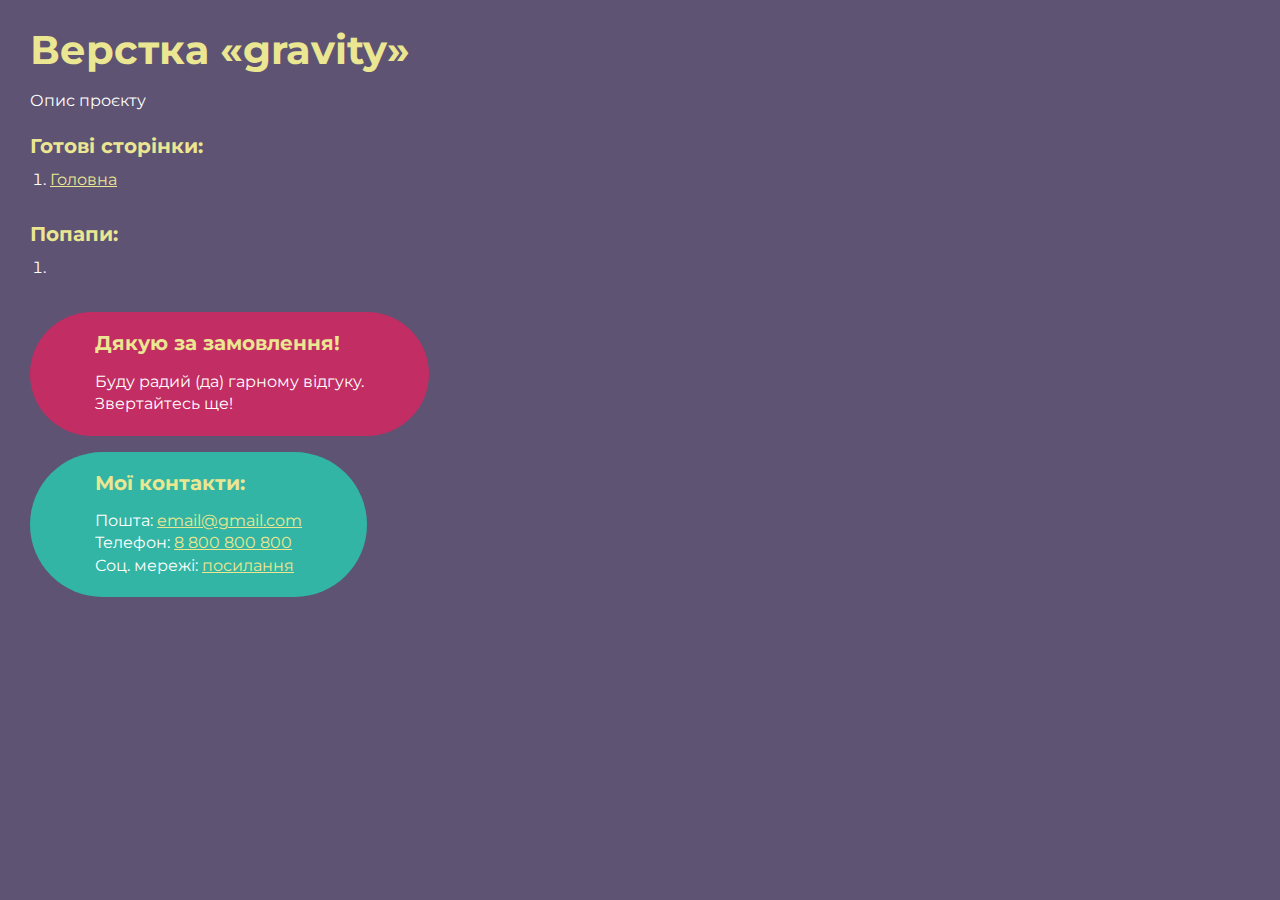
<file: index.html>
<!DOCTYPE html>
<html>

<head>
	<meta charset="UTF-8">
	<meta name="viewport" content="width=device-width, initial-scale=1.0">
	<title>Верстка «gravity»</title>
</head>

<body>
	<div class="rootpage">
		<h1>Верстка «gravity»</h1>
		<div class="rootpage__info">
			Опис проєкту
		</div>
		<h2>Готові сторінки:</h2>
		<ol class="rootpage__list">
			<li><a target="_blank" href="home.html">Головна</a></li>
		</ol>
		<h2>Попапи:</h2>
		<ol class="rootpage__list">
			<li><a target="_blank" href="home.html#"></a></li>
		</ol>
		<div class="rootpage__tnx">
			<h2>Дякую за замовлення!</h2>
			<p>Буду радий (да) гарному відгуку.</p>
			<p>Звертайтесь ще!</p>
		</div>
		<div class="rootpage__contacts">
			<h2>Мої контакти:</h2>
			<p>Пошта: <a href="mailto:email@gmail.com">email@gmail.com</a></p>
			<p>Телефон: <a href="tel:8800800800">8 800 800 800</a></p>
			<p>Соц. мережі: <a href="">посилання</a></p>
		</div>
	</div>
</body>
<style>
	@charset "UTF-8";
	@import url("https://fonts.googleapis.com/css?family=Montserrat:regular,700&display=swap");

	*,
	*::before,
	*::after {
		padding: 0px;
		margin: 0px;
		border: 0px;
		box-sizing: border-box;
	}

	html,
	body {
		height: 100%;
		margin: 0;
		padding: 0;
		min-width: 320px;
		width: 100%;
		color: #fff;
		background-color: #5e5373;
	}

	body {
		font-family: Montserrat;
		font-size: 100%;
		line-height: 1;
		font-size: 1rem;
	}

	a {
		text-decoration: underline;
		color: #ebe691
	}

	a:visited {
		text-decoration: underline;
		color: #aaa768;
	}

	a:hover {
		text-decoration: none;
	}

	ul li {
		list-style: none;
	}

	img {
		vertical-align: top;
	}

	.wrapper {
		width: 100%;
		min-height: 100%;
		overflow: hidden;
	}

	.rootpage {
		padding: 30px;
		display: flex;
		flex-direction: column;
		align-items: flex-start;
	}

	@media (max-width: 767px) {
		.rootpage {
			padding: 30px 15px;
		}
	}

	h1 {
		color: #ebe691;
		font-size: 2.5rem;
		margin: 0px 0px 1.25rem 0px;
	}

	@media (max-width: 767px) {
		h1 {
			font-size: 1.85rem;
			margin: 0px 0px 1.25rem 0px;
		}
	}

	h2 {
		color: #ebe691;
		font-size: 1.25rem;
		margin: 0px 0px 1rem 0px;
	}

	@media (max-width: 767px) {
		h2 {
			font-size: 1.125rem;
			margin: 0px 0px 1rem 0px;
		}
	}

	.rootpage__info {
		line-height: 140%;
		margin: 0px 0px 1.5rem 0px;
	}

	.rootpage__list {
		margin: 0px 0px 2.25rem 1.25rem;
	}

	.rootpage__list li:not(:last-child) {
		margin: 0px 0px 15px 0px;
	}

	.rootpage__contacts,
	.rootpage__tnx {
		border-radius: 200px;
		padding: 20px 65px;
		line-height: 140%;
	}

	@media (max-width: 767px) {

		.rootpage__contacts,
		.rootpage__tnx {
			border-radius: 40px;
			padding: 20px;
		}
	}

	.rootpage__contacts {
		background: #32b5a4;

	}

	.rootpage__contacts a {
		color: #ebe691;
	}

	.rootpage__tnx {
		background: #c22d63;
		margin: 0px 0px 1rem 0px;
	}
</style>

</html>
</file>
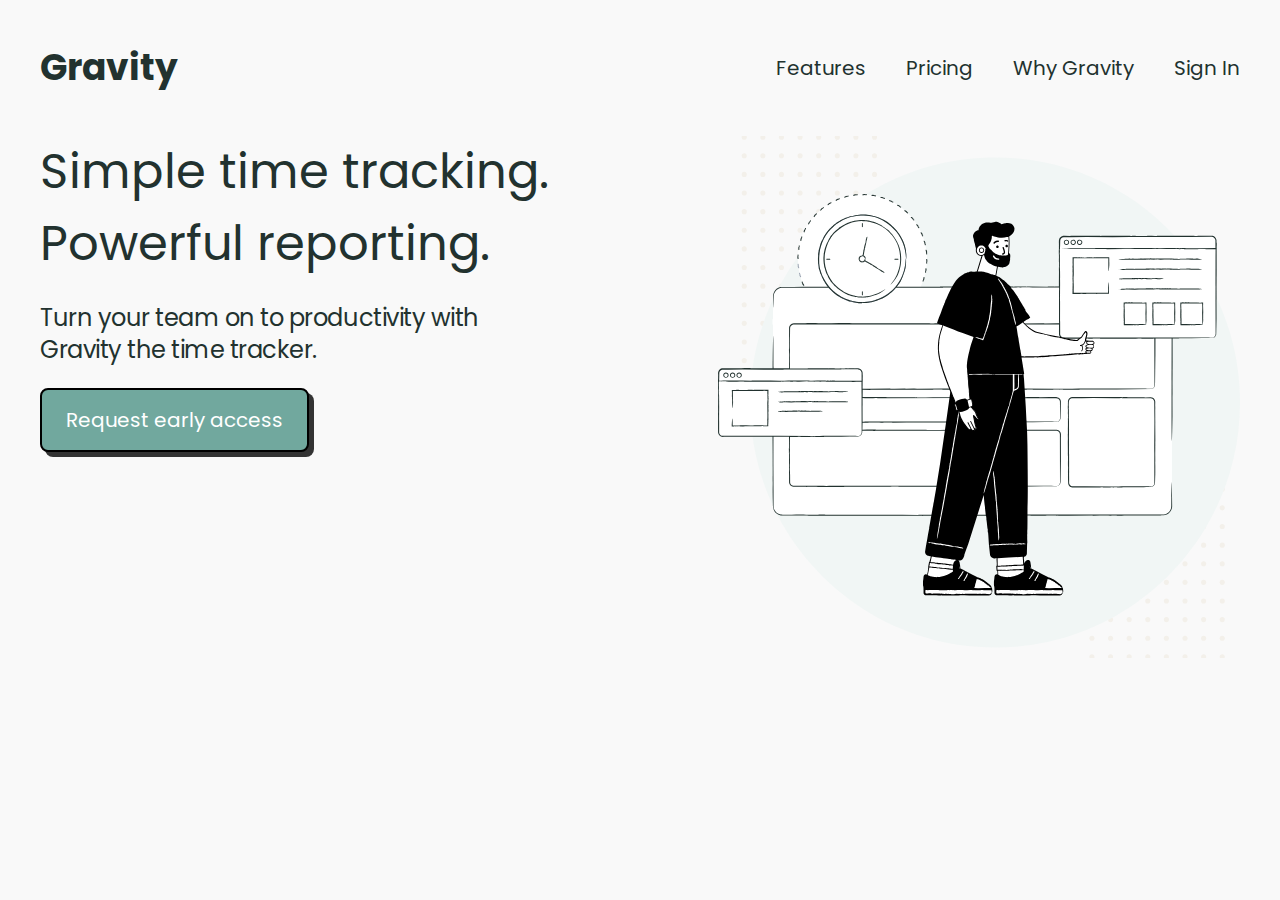
<file: home.html>
<!DOCTYPE html>
<html lang="en">

<head>
	<title>HomePage</title>
	<meta charset="UTF-8">
	<meta name="format-detection" content="telephone=no">
	<!-- <style>body{opacity: 0;}</style> -->
	<link rel="stylesheet" href="css/style.min.css?_v=20230623013101">
	<link rel="shortcut icon" href="favicon.ico">
	<!-- <meta name="robots" content="noindex, nofollow"> -->
	<meta name="viewport" content="width=device-width, initial-scale=1.0">
</head>

<body>
	<div class="wrapper">
		<header class="header">
			<div class="header__container">
				<a href="" class="header__logo">Gravity</a>
				<div class="header__menu menu">
					<nav class="menu__body">
						<ul class="menu__list">
							<li class="menu__item"><a href="" class="menu__link">Features</a></li>
							<li class="menu__item"><a href="" class="menu__link">Pricing</a></li>
							<li class="menu__item"><a href="" class="menu__link">Why Gravity</a></li>
							<li class="menu__item"><a href="" class="menu__link">Sign In</a></li>
						</ul>
					</nav>
				</div>
				<button type="button" class="menu__icon icon-menu">
					<span></span>
					<span></span>Menu</button>
			</div>
		</header>
		<main class="page">
			<section class="page__main-page main">
				<div class="main__container">
					<article class="main__content">
						<h1 class="main__title">Simple time tracking. Powerful reporting.</h1>
						<div class="main__text">
							<p>Turn your team on to productivity with Gravity the time tracker.</p>
						</div>
						<button class="main__button">Request early access</button>
					</article>
					<div class="main__image-ibg">
						<img src="img/main-image.svg" alt="">
					</div>
				</div>
			</section>
		</main>
		<footer class="footer">
			<div class="footer__container">
			</div>
		</footer>
	</div>
	<script src="js/app.min.js?_v=20230623013101"></script>
</body>

</html>
</file>
<file: css/style.min.css>
@charset "UTF-8";@import url(https://fonts.googleapis.com/css?family=Poppins:regular,500,600,700,900&display=swap);*{padding:0;margin:0;border:0}*,:after,:before{-webkit-box-sizing:border-box;box-sizing:border-box}body,html{height:100%;min-width:320px}body{color:#22322f;line-height:1;font-family:Poppins;font-size:1.25rem;-ms-text-size-adjust:100%;-moz-text-size-adjust:100%;-webkit-text-size-adjust:100%;-webkit-font-smoothing:antialiased;-moz-osx-font-smoothing:grayscale}button,input,textarea{font-family:Poppins;font-size:inherit;line-height:inherit}button{cursor:pointer;color:inherit;background-color:transparent}a{color:inherit;text-decoration:none}ul li{list-style:none}img{vertical-align:top}h1,h2,h3,h4,h5,h6{font-weight:inherit;font-size:inherit}.lock body{overflow:hidden;-ms-touch-action:none;touch-action:none;-ms-scroll-chaining:none;overscroll-behavior:none}.wrapper{min-height:100%;display:-webkit-box;display:-ms-flexbox;display:flex;-webkit-box-orient:vertical;-webkit-box-direction:normal;-ms-flex-direction:column;flex-direction:column;overflow:hidden}@supports (overflow:clip){.wrapper{overflow:clip}}.wrapper>main{-webkit-box-flex:1;-ms-flex:1 1 auto;flex:1 1 auto}.wrapper>*{min-width:0}[class*=__container]{max-width:76.875rem;margin:0 auto;padding:0 .9375rem}[class*=-ibg]{position:relative}[class*=-ibg] img{position:absolute;width:100%;height:100%;top:0;left:0;-o-object-fit:cover;object-fit:cover}[class*=-ibg_contain] img{-o-object-fit:contain;object-fit:contain}.header{position:relative;background:#f9f9f9}.header__container{display:-webkit-box;display:-ms-flexbox;display:flex;-webkit-box-pack:justify;-ms-flex-pack:justify;justify-content:space-between;-webkit-box-align:center;-ms-flex-align:center;align-items:center;-webkit-column-gap:1.875rem;-moz-column-gap:1.875rem;column-gap:1.875rem}.header__logo{font-weight:700}.menu-open .menu{right:0}.menu-open .icon-menu{background-color:#71a89e}.icon-menu{display:none}.page{background:#f9f9f9;padding-bottom:3.125rem}.main__container{display:-webkit-box;display:-ms-flexbox;display:flex;-webkit-box-pack:justify;-ms-flex-pack:justify;justify-content:space-between}.main__content{display:-webkit-box;display:-ms-flexbox;display:flex;-webkit-box-orient:vertical;-webkit-box-direction:normal;-ms-flex-direction:column;flex-direction:column}.main__title{color:#22322f}.main__text{color:#22322f;letter-spacing:-.48px}.main__button{-ms-flex-item-align:start;-ms-grid-row-align:start;align-self:start;color:#fff;border-radius:8px;border:2px solid #000;background:#71a89e;padding:1.25rem 1.5rem;-webkit-box-shadow:.3125rem .3125rem #333;box-shadow:.3125rem .3125rem #333;-webkit-transition:all .3s ease 0s;transition:all .3s ease 0s}.main__image-ibg{-ms-flex-preferred-size:32.625rem;flex-basis:32.625rem;padding-bottom:43.5%}@media (min-width:47.99875em){.menu__list{display:-webkit-box;display:-ms-flexbox;display:flex;-webkit-box-pack:justify;-ms-flex-pack:justify;justify-content:space-between;-webkit-box-align:center;-ms-flex-align:center;align-items:center}.menu__item{-webkit-transition:all .3s ease 0s;transition:all .3s ease 0s}.main__content{-ms-flex-preferred-size:32.625rem;flex-basis:32.625rem}}@media (min-width:47.99875em) and (min-width:76.875em){.menu__list{-webkit-column-gap:2.5rem;-moz-column-gap:2.5rem;column-gap:2.5rem}.menu__item{font-size:1.25rem}}@media (min-width:47.99875em) and (any-hover:hover){.menu__item:hover{color:#71a89e}}@media (min-width:76.875em){.header__container{padding-top:3.125rem}.header__container{padding-bottom:3.125rem}.header__logo{font-size:2.25rem}.main__content{row-gap:1.375rem}.main__title{font-size:3rem}.main__title{line-height:4.5rem}.main__text{font-size:1.5rem}.main__text{line-height:2rem}}@media (max-width:20em){.header__container{padding-top:.625rem}.header__container{padding-bottom:.9375rem}.header__logo{font-size:1.5rem}.main__content{row-gap:1rem}.main__title{font-size:1.6875rem}.main__title{line-height:2.6875rem}.main__text{font-size:1rem}.main__text{line-height:1.5625rem}}@media (max-width:47.99875em){.menu{position:absolute;background-color:#eee;width:15.625rem;min-height:50vh;right:-100%;border-radius:.625rem;z-index:3;-webkit-transition:all .3s ease 0s;transition:all .3s ease 0s}.menu__list{display:-webkit-box;display:-ms-flexbox;display:flex;-webkit-box-orient:vertical;-webkit-box-direction:normal;-ms-flex-direction:column;flex-direction:column;margin-top:4.375rem;margin-right:1.25rem;-webkit-box-align:end;-ms-flex-align:end;align-items:end;row-gap:2.5rem}.icon-menu{display:block;position:relative;padding:.3125rem 1.375rem .3125rem 2.8125rem;border-radius:8px;border:1px solid #22322f;z-index:5;color:#22322f;font-size:1rem;font-weight:700;line-height:1.1875rem;-webkit-box-shadow:.125rem .125rem #333;box-shadow:.125rem .125rem #333}.icon-menu span{right:0;position:absolute;width:.3125rem;height:.3125rem;background-color:#22322f;border-radius:100%;right:73%;bottom:1.0625rem}.icon-menu span:nth-child(odd){bottom:.4375rem}.icon-menu span:nth-child(1)::before,.icon-menu span:nth-child(2)::before{content:"";right:.625rem;position:absolute;width:.3125rem;height:.3125rem;background-color:#22322f;border-radius:100%}.menu-open .icon-menu span:nth-child(1)::before,.menu-open .icon-menu span:nth-child(2)::before{width:0}.menu-open .icon-menu span:nth-child(1),.menu-open .icon-menu span:nth-child(2){right:71%;height:.1875rem;width:1.25rem;top:calc(50% - .0625rem);-webkit-transform:rotate(-45deg);-ms-transform:rotate(-45deg);transform:rotate(-45deg);border-radius:0}.menu-open .icon-menu span:nth-child(1){-webkit-transform:rotate(45deg);-ms-transform:rotate(45deg);transform:rotate(45deg)}.main__container{-webkit-box-orient:vertical;-webkit-box-direction:reverse;-ms-flex-direction:column-reverse;flex-direction:column-reverse}.main__image-ibg{-ms-flex-preferred-size:18.125rem;flex-basis:18.125rem;padding-bottom:100%}}@media (max-width:47.99875em) and (max-width:20em){.menu{top:3.125rem}.menu__item{font-size:1.5rem}}@media (max-width:47.99875em) and (any-hover:none){.icon-menu{cursor:default}}@media (min-width:20em) and (max-width:76.875em){@supports (padding-top:clamp(0.625rem ,-0.2541208791rem + 4.3956043956vw ,3.125rem)){.header__container{padding-top:clamp(.625rem ,-.2541208791rem + 4.3956043956vw ,3.125rem)}}@supports not (padding-top:clamp(0.625rem ,-0.2541208791rem + 4.3956043956vw ,3.125rem)){.header__container{padding-top:calc(.625rem + 2.5 * (100vw - 20rem)/ 56.875)}}@supports (padding-bottom:clamp(0.9375rem ,0.1682692308rem + 3.8461538462vw ,3.125rem)){.header__container{padding-bottom:clamp(.9375rem ,.1682692308rem + 3.8461538462vw ,3.125rem)}}@supports not (padding-bottom:clamp(0.9375rem ,0.1682692308rem + 3.8461538462vw ,3.125rem)){.header__container{padding-bottom:calc(.9375rem + 2.1875 * (100vw - 20rem)/ 56.875)}}@supports (font-size:clamp(1.5rem ,1.2362637363rem + 1.3186813187vw ,2.25rem)){.header__logo{font-size:clamp(1.5rem ,1.2362637363rem + 1.3186813187vw ,2.25rem)}}@supports not (font-size:clamp(1.5rem ,1.2362637363rem + 1.3186813187vw ,2.25rem)){.header__logo{font-size:calc(1.5rem + .75 * (100vw - 20rem)/ 56.875)}}@supports (row-gap:clamp(1rem ,0.8681318681rem + 0.6593406593vw ,1.375rem)){.main__content{row-gap:clamp(1rem ,.8681318681rem + .6593406593vw ,1.375rem)}}@supports not (row-gap:clamp(1rem ,0.8681318681rem + 0.6593406593vw ,1.375rem)){.main__content{row-gap:calc(1rem + .375 * (100vw - 20rem)/ 56.875)}}@supports (font-size:clamp(1.6875rem ,1.2259615385rem + 2.3076923077vw ,3rem)){.main__title{font-size:clamp(1.6875rem ,1.2259615385rem + 2.3076923077vw ,3rem)}}@supports not (font-size:clamp(1.6875rem ,1.2259615385rem + 2.3076923077vw ,3rem)){.main__title{font-size:calc(1.6875rem + 1.3125 * (100vw - 20rem)/ 56.875)}}@supports (line-height:clamp(2.6875rem ,2.0501373626rem + 3.1868131868vw ,4.5rem)){.main__title{line-height:clamp(2.6875rem ,2.0501373626rem + 3.1868131868vw ,4.5rem)}}@supports not (line-height:clamp(2.6875rem ,2.0501373626rem + 3.1868131868vw ,4.5rem)){.main__title{line-height:calc(2.6875rem + 1.8125 * (100vw - 20rem)/ 56.875)}}@supports (font-size:clamp(1rem ,0.8241758242rem + 0.8791208791vw ,1.5rem)){.main__text{font-size:clamp(1rem ,.8241758242rem + .8791208791vw ,1.5rem)}}@supports not (font-size:clamp(1rem ,0.8241758242rem + 0.8791208791vw ,1.5rem)){.main__text{font-size:calc(1rem + .5 * (100vw - 20rem)/ 56.875)}}@supports (line-height:clamp(1.5625rem ,1.4086538462rem + 0.7692307692vw ,2rem)){.main__text{line-height:clamp(1.5625rem ,1.4086538462rem + .7692307692vw ,2rem)}}@supports not (line-height:clamp(1.5625rem ,1.4086538462rem + 0.7692307692vw ,2rem)){.main__text{line-height:calc(1.5625rem + .4375 * (100vw - 20rem)/ 56.875)}}}@media (max-width:47.99875em) and (min-width:76.875em){.menu{top:5rem}.menu__item{font-size:2rem}}@media (max-width:47.99875em) and (min-width:20em) and (max-width:76.875em){@supports (top:clamp(3.125rem ,2.4656593407rem + 3.2967032967vw ,5rem)){.menu{top:clamp(3.125rem ,2.4656593407rem + 3.2967032967vw ,5rem)}}@supports not (top:clamp(3.125rem ,2.4656593407rem + 3.2967032967vw ,5rem)){.menu{top:calc(3.125rem + 1.875 * (100vw - 20rem)/ 56.875)}}@supports (font-size:clamp(1.5rem ,1.3241758242rem + 0.8791208791vw ,2rem)){.menu__item{font-size:clamp(1.5rem ,1.3241758242rem + .8791208791vw ,2rem)}}@supports not (font-size:clamp(1.5rem ,1.3241758242rem + 0.8791208791vw ,2rem)){.menu__item{font-size:calc(1.5rem + .5 * (100vw - 20rem)/ 56.875)}}}@media (min-width:47.99875em) and (min-width:20em) and (max-width:76.875em){@supports ((-moz-column-gap:clamp(0.9375rem ,0.3880494505rem + 2.7472527473vw ,2.5rem)) or (column-gap:clamp(0.9375rem ,0.3880494505rem + 2.7472527473vw ,2.5rem))){.menu__list{-webkit-column-gap:clamp(.9375rem ,.3880494505rem + 2.7472527473vw ,2.5rem);-moz-column-gap:clamp(.9375rem ,.3880494505rem + 2.7472527473vw ,2.5rem);column-gap:clamp(.9375rem ,.3880494505rem + 2.7472527473vw ,2.5rem)}}@supports not ((-moz-column-gap:clamp(0.9375rem ,0.3880494505rem + 2.7472527473vw ,2.5rem)) or (column-gap:clamp(0.9375rem ,0.3880494505rem + 2.7472527473vw ,2.5rem))){.menu__list{-webkit-column-gap:calc(.9375rem + 1.5625 * (100vw - 20rem)/ 56.875);-moz-column-gap:calc(.9375rem + 1.5625 * (100vw - 20rem)/ 56.875);column-gap:calc(.9375rem + 1.5625 * (100vw - 20rem)/ 56.875)}}@supports (font-size:clamp(0.875rem ,0.7431318681rem + 0.6593406593vw ,1.25rem)){.menu__item{font-size:clamp(.875rem ,.7431318681rem + .6593406593vw ,1.25rem)}}@supports not (font-size:clamp(0.875rem ,0.7431318681rem + 0.6593406593vw ,1.25rem)){.menu__item{font-size:calc(.875rem + .375 * (100vw - 20rem)/ 56.875)}}}@media (min-width:47.99875em) and (max-width:20em){.menu__list{-webkit-column-gap:.9375rem;-moz-column-gap:.9375rem;column-gap:.9375rem}.menu__item{font-size:.875rem}}@media (any-hover:hover){.main__button:hover{-webkit-transform:translate(.3125rem,.3125rem);-ms-transform:translate(.3125rem,.3125rem);transform:translate(.3125rem,.3125rem);-webkit-box-shadow:0 0 #333;box-shadow:0 0 #333}}
</file>
